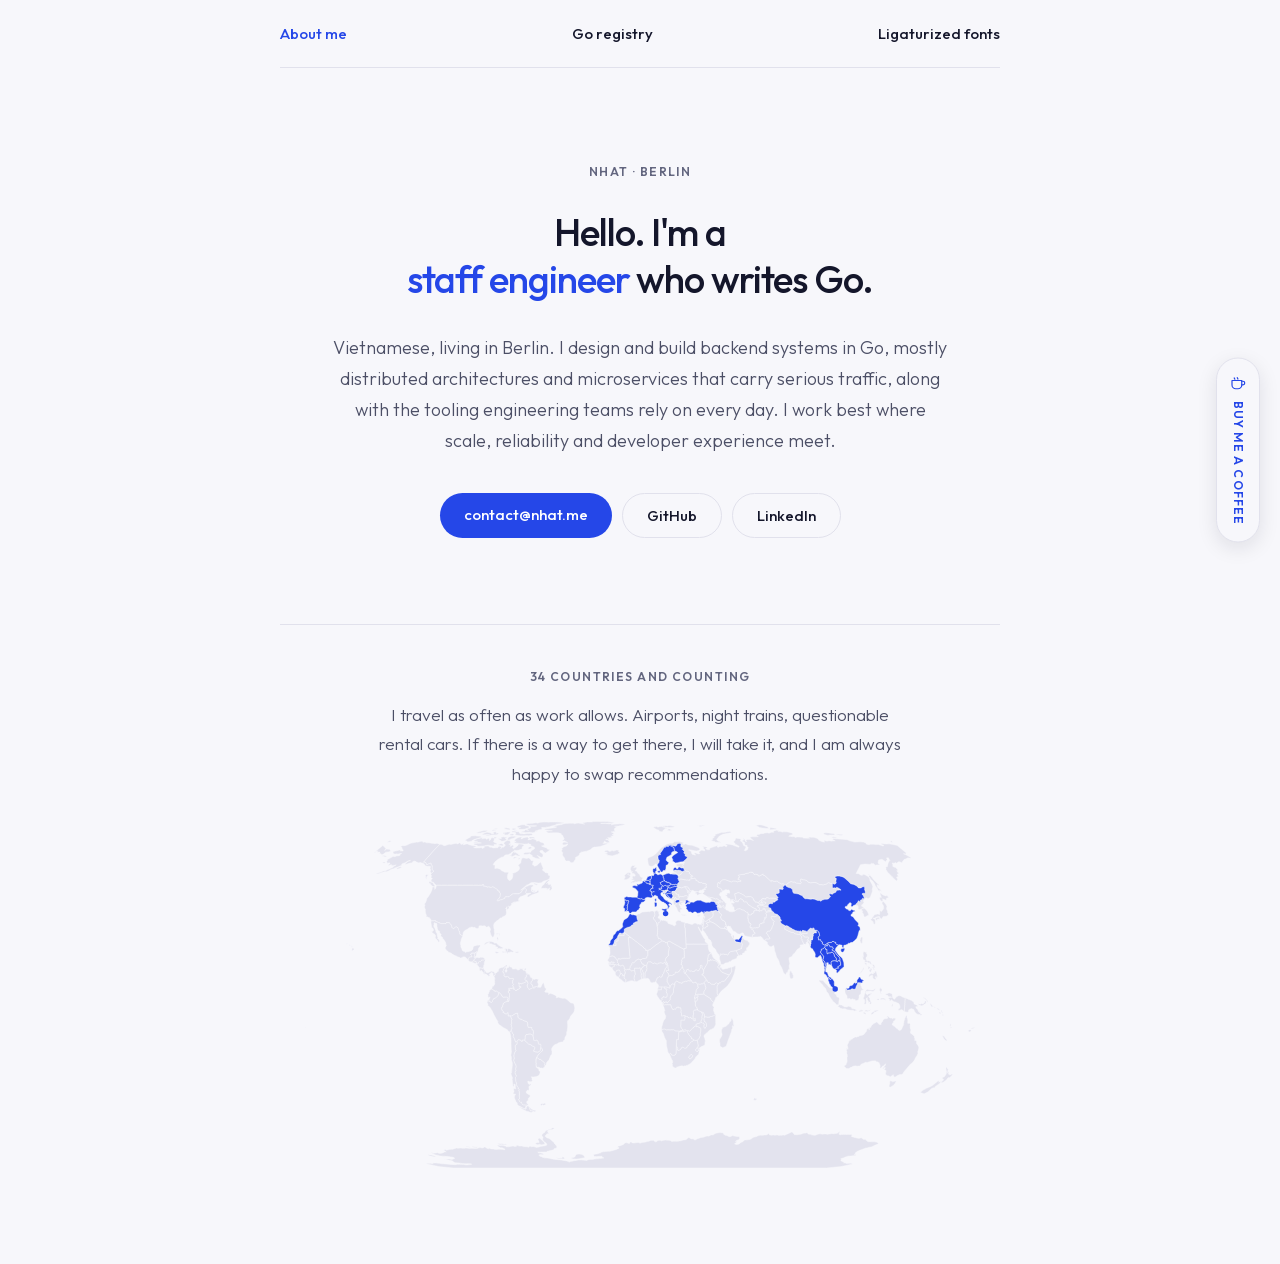
<file: index.html>
<!DOCTYPE html>
<html lang="en">
<head>
<meta charset="utf-8">
<title>Nhat</title>
<meta name="viewport" content="width=device-width, initial-scale=1">
<link rel="icon" type="image/png" sizes="32x32" href="images/favicon-32.png">
<link rel="apple-touch-icon" sizes="180x180" href="images/apple-touch-icon.png">
<link rel="preload" as="font" type="font/woff2" href="fonts/outfit.woff2?v=1" crossorigin>
<link rel="stylesheet" href="css/style.min.css?v=2">
</head>
<body>

<div class="page">

  <a class="coffee-rail" href="https://donate.nhat.me">
    <img src="images/coffee-mug.svg" width="18" height="18" alt="">
    <span style="writing-mode:vertical-rl">Buy me a coffee</span>
  </a>

  <nav>
    <a href="/" class="nav-active">About me</a>
    <a href="https://go.nhat.io">Go registry</a>
    <a href="https://fonts.nhat.io">Ligaturized fonts</a>
  </nav>

  <div class="hero">

    <span class="eyebrow">Nhat · Berlin</span>

    <h1 class="hero-title">Hello. I'm a <span class="accent-text">staff engineer</span> who writes Go.</h1>

    <p class="hero-lede">Vietnamese, living in Berlin. I design and build backend systems in Go, mostly distributed architectures and microservices that carry serious traffic, along with the tooling engineering teams rely on every day. I work best where scale, reliability and developer experience meet.</p>

    <div class="hero-actions">
      <a href="mailto:contact@nhat.me" class="btn-solid">contact@nhat.me</a>
      <a href="https://github.com/nhatthm" class="btn-outline">GitHub</a>
      <a href="https://linkedin.com/in/nhatthm" class="btn-outline">LinkedIn</a>
      <a class="btn-outline accent coffee-inline" href="https://donate.nhat.me">Buy me a coffee</a>
    </div>

    <div class="divider-section">
      <span class="eyebrow">34 countries and counting</span>
      <p class="hero-lede" style="max-width:540px; font-size:17px">I travel as often as work allows. Airports, night trains, questionable rental cars. If there is a way to get there, I will take it, and I am always happy to swap recommendations.</p>
      <div class="map">
        <img src="images/travel-map.svg" alt="World map highlighting 34 countries visited">
      </div>
    </div>

  </div>
</div>
</body>
</html>
</file>
<file: css/style.min.css>
:root{--bg:#F7F7FB;--ink:#14162B;--body:#4C4F66;--mute:#63667F;--line:#E1E1EC;--btn:#2547E8;--btn-ink:#FFFFFF;--accent:#2547E8;--card:#FFFFFF;--code:#14162B;--code-ink:#EEEEF6;--hover:rgba(37,71,232,.045);--warn:#B4361D;--warn-line:rgba(180,54,29,.30);--ghost:#FFFFFF;--ghost-shadow:rgba(20,22,43,.16);--spark:#2547E8}@media (prefers-color-scheme:dark){:root{--bg:#0E0F1A;--ink:#EEEEF6;--body:#A2A5BC;--mute:#8A8DA6;--line:#22243A;--btn:#8AA8FF;--btn-ink:#0E0F1A;--accent:#8AA8FF;--card:#14162B;--code:#191B2E;--code-ink:#EEEEF6;--hover:rgba(138,168,255,.07);--warn:#FF9E86;--warn-line:rgba(255,158,134,.32);--ghost:#F1F2FA;--ghost-shadow:rgba(0,0,0,.5);--spark:#8AA8FF}.gopher{filter:saturate(.92) brightness(.94)}}@font-face{font-family:Outfit;font-style:normal;font-weight:300 700;font-display:swap;src:url('../fonts/outfit.woff2?v=1') format('woff2-variations'),url('../fonts/outfit.woff2?v=1') format('woff2')}@font-face{font-family:'Fira Code';font-style:normal;font-weight:400 700;font-display:swap;src:url('../fonts/fira-code.woff2?v=1') format('woff2-variations'),url('../fonts/fira-code.woff2?v=1') format('woff2')}@font-face{font-family:'Outfit Fallback';src:local('Arial');ascent-override:100.18%;descent-override:26.05%;line-gap-override:0%;size-adjust:99.82%}*{box-sizing:border-box}body,html{overflow-x:hidden}body{margin:0;background:var(--bg);color:var(--ink);font-family:Outfit,'Outfit Fallback',system-ui,sans-serif;-webkit-font-smoothing:antialiased}a{color:var(--ink);text-decoration:none}a:hover{opacity:.7}input{font-family:inherit}input::placeholder{color:var(--mute);opacity:1}button{font-family:inherit;cursor:pointer}.page{background:var(--bg);color:var(--ink);min-height:100vh;padding:0 28px;display:flex;flex-direction:column}.coffee-rail{position:fixed;right:20px;top:50%;transform:translateY(-50%);z-index:30;display:flex;flex-direction:column;align-items:center;gap:8px;padding:16px 12px;border-radius:999px;background:var(--bg);border:1px solid var(--line);box-shadow:0 6px 20px rgba(20,22,43,.1);font-size:12px;font-weight:600;letter-spacing:.1em;text-transform:uppercase;color:var(--accent)}.coffee-inline{display:none}@media (max-width:900px){.coffee-rail{display:none}.coffee-inline{display:inline-flex}}nav{width:100%;max-width:720px;margin:0 auto;display:flex;align-items:center;justify-content:space-between;gap:20px;padding:24px 0;border-bottom:1px solid var(--line);font-size:15px;font-weight:500}.nav-active{color:var(--accent)}.mark-link{text-decoration:none;padding-bottom:1px;border-bottom:1px solid var(--line);transition:border-bottom-width .2s cubic-bezier(.4,0,.2,1),border-color .2s cubic-bezier(.4,0,.2,1)}.mark-link:hover{opacity:1;color:var(--accent);border-bottom:2px solid var(--accent)}.mark-link.on-mute:hover{color:var(--mute);border-bottom:2px solid var(--mute)}.eyebrow{font-size:12px;font-weight:600;letter-spacing:.12em;text-transform:uppercase;color:var(--mute)}.btn-solid{padding:12px 24px;border-radius:999px;background:var(--btn);color:var(--btn-ink);font-size:15px;font-weight:500}.btn-outline{padding:12px 24px;border-radius:999px;border:1px solid var(--line);font-size:15px;font-weight:500}.btn-outline.accent{color:var(--accent)}.hero{width:100%;max-width:720px;margin:0 auto;padding:96px 0 88px;display:flex;flex-direction:column;align-items:center;text-align:center;gap:30px}.hero-title{margin:0;max-width:550px;font-size:38px;font-weight:500;line-height:1.24;letter-spacing:-.028em;text-wrap:balance}.hero-title .accent-text{white-space:nowrap;color:var(--accent)}.hero-lede{margin:0;max-width:620px;font-size:18px;font-weight:300;line-height:1.72;color:var(--body);text-wrap:pretty}.hero-actions{display:flex;flex-wrap:wrap;justify-content:center;gap:10px;padding-top:6px}.divider-section{width:100%;display:flex;flex-direction:column;align-items:center;gap:16px;margin-top:56px;padding-top:44px;border-top:1px solid var(--line)}.map{width:100%;margin-top:4px}.map img{width:100%;height:auto;display:block}.wrap{width:100%;max-width:720px;margin:0 auto;padding:56px 0 80px;display:flex;flex-direction:column}.usage-bar{display:flex;align-items:center;gap:12px;background:var(--code);border-radius:16px;padding:18px 20px}.usage-code{flex:1;min-width:0;overflow-x:auto;font-family:ui-monospace,SFMono-Regular,Menlo,monospace;font-size:14.5px;line-height:1.5;color:var(--code-ink);white-space:nowrap}.usage-copy{flex:none;border:1px solid rgba(255,255,255,.18);background:0 0;color:var(--code-ink);font-size:12px;font-weight:600;letter-spacing:.08em;text-transform:uppercase;padding:8px 14px;border-radius:999px;transition:opacity .2s cubic-bezier(.4,0,.2,1)}.usage-copy:hover{opacity:.65}.specimen-box{display:flex;align-items:center;background:var(--code);border-radius:16px;padding:18px 20px;overflow-x:auto}.specimen{flex:none;font-family:'Fira Code',ui-monospace,SFMono-Regular,Menlo,monospace;font-variant-ligatures:contextual common-ligatures;font-feature-settings:'calt' 1,'liga' 1;font-size:22px;font-weight:400;line-height:1.5;white-space:nowrap;color:#abb2bf}.code-note{font-size:13.5px;font-weight:300;line-height:1.6;color:var(--mute);margin-top:10px;display:block}.list-head{margin-top:34px;display:flex;align-items:baseline;justify-content:space-between;gap:20px;flex-wrap:wrap}.list-count{font-size:12px;font-weight:600;letter-spacing:.12em;text-transform:uppercase;color:var(--mute)}.list-filter{flex:0 1 240px;background:0 0;border:none;border-bottom:1px solid var(--line);color:var(--ink);font-size:15px;font-weight:400;padding:6px 2px;outline:0;transition:border-color .2s cubic-bezier(.4,0,.2,1)}.list-filter:focus{border-bottom-color:var(--accent)}.list{display:flex;flex-direction:column}.row{display:grid;grid-template-columns:1fr auto;align-items:center;gap:24px;padding:13px 12px;margin:0 -12px;border-bottom:1px solid var(--line);border-radius:12px;transition:background-color .2s cubic-bezier(.4,0,.2,1)}.row:hover{background:var(--hover)}.row-main{min-width:0;display:flex;flex-direction:column;gap:4px}.row-title{display:flex;align-items:center;gap:8px;min-width:0}.row-name{font-size:16.5px;font-weight:500;line-height:1.35;letter-spacing:-.01em;overflow:hidden;text-overflow:ellipsis;white-space:nowrap}.row-badge{flex:none;font-size:11px;font-weight:600;letter-spacing:.08em;text-transform:uppercase;color:var(--warn);border:1px solid var(--warn-line);padding:2px 8px;border-radius:999px}.row-path{font-family:ui-monospace,SFMono-Regular,Menlo,monospace;font-size:13px;color:var(--mute);overflow:hidden;text-overflow:ellipsis;white-space:nowrap}.row-deprecated{font-size:13px;font-weight:400;line-height:1.5;color:var(--warn)}.row-deprecated code{font-family:ui-monospace,SFMono-Regular,Menlo,monospace}.row-meta{display:flex;align-items:center;gap:10px;flex-wrap:wrap;font-family:ui-monospace,SFMono-Regular,Menlo,monospace;font-size:12.5px;color:var(--mute)}.row-license{font-family:Outfit,'Outfit Fallback',system-ui,sans-serif;font-size:12px;font-weight:500;color:var(--mute);border:1px solid var(--line);padding:2px 9px;border-radius:999px;transition:color .2s cubic-bezier(.4,0,.2,1),border-color .2s cubic-bezier(.4,0,.2,1)}.row-license:hover{color:var(--accent);border-color:var(--accent);opacity:1}.row-end{display:flex;align-items:center;justify-content:flex-end;gap:8px}.row-copy{border:1px solid var(--line);background:0 0;color:var(--mute);font-family:ui-monospace,SFMono-Regular,Menlo,monospace;font-size:12.5px;font-weight:500;padding:6px 12px;border-radius:999px;transition:color .2s cubic-bezier(.4,0,.2,1),border-color .2s cubic-bezier(.4,0,.2,1)}.row-copy:hover{color:var(--accent);border-color:var(--accent)}.row-repo{display:flex;align-items:center;justify-content:center;width:32px;height:32px;border-radius:999px;border:1px solid var(--line);color:var(--mute)}.row-repo:hover{color:var(--accent);border-color:var(--accent);opacity:1}.row-download{display:flex;align-items:center;gap:7px;border:1px solid var(--line);color:var(--ink);font-size:13.5px;font-weight:500;padding:7px 15px;border-radius:999px;transition:color .2s cubic-bezier(.4,0,.2,1),border-color .2s cubic-bezier(.4,0,.2,1)}.row-download:hover{color:var(--accent);border-color:var(--accent);opacity:1}.row-chars{border:1px solid var(--line);color:var(--mute);font-family:ui-monospace,SFMono-Regular,Menlo,monospace;font-size:12.5px;font-weight:500;padding:7px 13px;border-radius:999px;transition:color .2s cubic-bezier(.4,0,.2,1),border-color .2s cubic-bezier(.4,0,.2,1)}.row-chars:hover{color:var(--accent);border-color:var(--accent);opacity:1}.empty{margin:34px 0 0;text-align:center;font-size:16px;font-weight:300;color:var(--mute);display:none}.contribute{margin-top:56px;display:flex;flex-direction:column;align-items:center;gap:18px;text-align:center}.contribute-label{font-size:12px;font-weight:600;letter-spacing:.12em;text-transform:uppercase;color:var(--mute)}.contribute-copy{margin:0;max-width:44ch;font-size:17px;font-weight:300;line-height:1.7;color:var(--body)}.contribute-actions{display:flex;flex-wrap:wrap;justify-content:center;gap:10px;padding-top:4px}.render-footer{margin-top:26px;font-size:13.5px;font-weight:300;color:var(--mute)}.note-card{margin-top:44px;background:var(--card);border:1px solid var(--line);border-radius:18px;padding:24px 26px;display:flex;flex-direction:column;gap:10px}.note-label{font-size:12px;font-weight:600;letter-spacing:.12em;text-transform:uppercase;color:var(--mute)}.note-copy{margin:0;font-size:15.5px;font-weight:300;line-height:1.7;color:var(--body)}.note-copy code{font-family:ui-monospace,SFMono-Regular,Menlo,monospace;font-size:14px;color:var(--ink);background:var(--hover);padding:2px 6px;border-radius:5px}.actions{margin-top:52px;display:flex;flex-direction:column;align-items:center;gap:18px;text-align:center}.actions-row{display:flex;flex-wrap:wrap;justify-content:center;gap:10px}.split{flex:1;min-height:0;width:100%;max-width:720px;margin:0 auto;display:grid;grid-template-columns:288px 1fr;align-items:center;gap:44px;padding:72px 0}.split-copy{display:flex;flex-direction:column;align-items:flex-start;gap:20px;min-width:0}.split-title{margin:0;font-size:52px;font-weight:600;line-height:1.05;letter-spacing:-.04em}.split-p{margin:0;max-width:38ch;font-size:18px;font-weight:300;line-height:1.7;color:var(--body)}.code-box{align-self:stretch;box-sizing:border-box;background:var(--code);border-radius:16px;padding:16px 20px}.code-box code{display:block;overflow-x:auto;font-family:ui-monospace,SFMono-Regular,Menlo,monospace;font-size:14.5px;line-height:1.5;color:var(--code-ink);white-space:nowrap}.ghost-panel{position:relative;width:288px;height:300px}.box__ghost{position:absolute;left:50%;top:46%;transform:translate(-50%,-50%);padding:15px 25px 25px}.box__ghost .symbol:first-child{opacity:.55;animation:shine 4s ease-in-out 3s infinite}.box__ghost .symbol:first-child:after,.box__ghost .symbol:first-child:before{content:"";width:12px;height:4px;background:var(--spark);position:absolute;border-radius:5px;bottom:65px;left:0}.box__ghost .symbol:first-child:before{transform:rotate(45deg)}.box__ghost .symbol:first-child:after{transform:rotate(-45deg)}.box__ghost .symbol:nth-child(2){position:absolute;left:-5px;top:30px;height:18px;width:18px;border:4px solid var(--spark);border-radius:50%;opacity:.55;animation:shine 4s ease-in-out 1.3s infinite}.box__ghost .symbol:nth-child(3){opacity:.55;animation:shine 3s ease-in-out .5s infinite}.box__ghost .symbol:nth-child(3):after,.box__ghost .symbol:nth-child(3):before{content:"";width:12px;height:4px;background:var(--spark);position:absolute;border-radius:5px;top:5px;left:40px}.box__ghost .symbol:nth-child(3):before{transform:rotate(90deg)}.box__ghost .symbol:nth-child(3):after{transform:rotate(180deg)}.box__ghost .symbol:nth-child(4){opacity:.55;animation:shine 6s ease-in-out 1.6s infinite}.box__ghost .symbol:nth-child(4):after,.box__ghost .symbol:nth-child(4):before{content:"";width:15px;height:4px;background:var(--spark);position:absolute;border-radius:5px;top:10px;right:30px}.box__ghost .symbol:nth-child(4):before{transform:rotate(45deg)}.box__ghost .symbol:nth-child(4):after{transform:rotate(-45deg)}.box__ghost .symbol:nth-child(5){position:absolute;right:5px;top:40px;height:12px;width:12px;border:3px solid var(--spark);border-radius:50%;opacity:.55;animation:shine 1.7s ease-in-out 7s infinite}.box__ghost .symbol:nth-child(6){opacity:.55;animation:shine 2s ease-in-out 6s infinite}.box__ghost .symbol:nth-child(6):after,.box__ghost .symbol:nth-child(6):before{content:"";width:15px;height:4px;background:var(--spark);position:absolute;border-radius:5px;bottom:65px;right:-5px}.box__ghost .symbol:nth-child(6):before{transform:rotate(90deg)}.box__ghost .symbol:nth-child(6):after{transform:rotate(180deg)}.box__ghost-container{background:var(--ghost);width:116px;height:116px;border-radius:116px 116px 0 0;position:relative;margin:0 auto;box-shadow:0 10px 30px rgba(20,22,43,.1);animation:upndown 3s ease-in-out infinite}.box__ghost-eyes{position:absolute;left:50%;top:45%;height:12px;width:70px;transform:translate(-50%,0)}.box__eye-left,.box__eye-right{width:13px;height:13px;background:var(--ink);border-radius:50%;margin:0 10px;position:absolute}.box__eye-left{left:0}.box__eye-right{right:0}.box__ghost-bottom{display:flex;position:absolute;top:100%;left:0;right:0}.box__ghost-bottom div{flex-grow:1;position:relative;top:-10px;height:20px;border-radius:100%;background-color:var(--ghost)}.box__ghost-bottom div:nth-child(2n){top:-12px;margin:0;border-top:15px solid var(--bg);background:0 0}.box__ghost-shadow{height:20px;box-shadow:0 50px 16px 4px var(--ghost-shadow);border-radius:50%;margin:0 auto;animation:smallnbig 3s ease-in-out infinite}@keyframes upndown{0%{transform:translateY(5px)}50%{transform:translateY(15px)}100%{transform:translateY(5px)}}@keyframes smallnbig{0%{width:90px}50%{width:100px}100%{width:90px}}@keyframes shine{0%{opacity:.5}25%{opacity:.18}50%{opacity:.5}100%{opacity:.5}}@media (prefers-reduced-motion:reduce){.box__ghost .symbol,.box__ghost-container,.box__ghost-shadow{animation:none!important}}@media (max-width:640px){.row{grid-template-columns:1fr!important;gap:6px!important}.row-end{justify-content:flex-start!important}}@media (max-width:680px){.split{grid-template-columns:1fr!important;grid-auto-rows:min-content;align-content:center;justify-items:center;gap:24px!important;padding:40px 0!important;text-align:center}.split-copy{align-items:center!important}.ghost-panel{width:240px!important;height:270px!important}}
</file>
